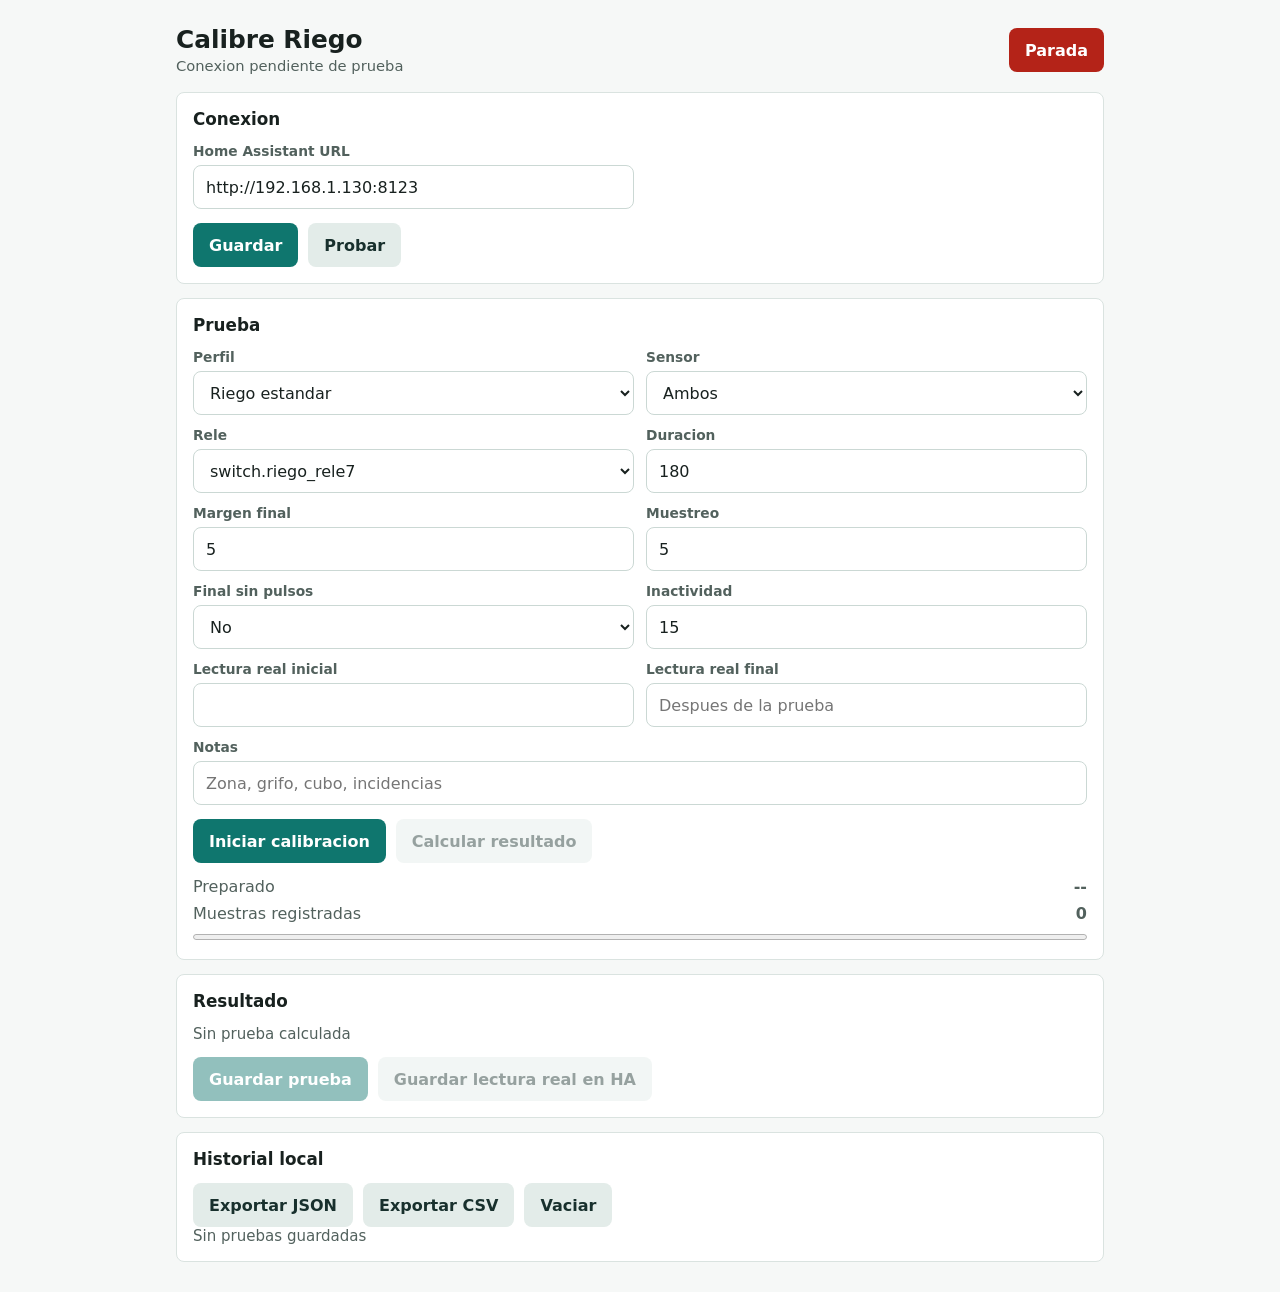
<file: index.html>
<!doctype html>
<html lang="es">
  <head>
    <meta charset="utf-8" />
    <meta name="viewport" content="width=device-width, initial-scale=1" />
    <meta name="theme-color" content="#0f766e" />
    <title>Calibre Riego</title>
    <link rel="manifest" href="manifest.webmanifest" />
    <link rel="stylesheet" href="styles.css" />
  </head>
  <body>
    <main class="app-shell">
      <header class="topbar">
        <div>
          <h1>Calibre Riego</h1>
          <p id="connectionStatus">Sin conexion configurada</p>
        </div>
        <button id="emergencyButton" class="danger-button" type="button">Parada</button>
      </header>

      <section class="panel">
        <h2>Conexion</h2>
        <div class="field-grid">
          <label>
            <span>Home Assistant URL</span>
            <input id="haUrl" type="url" value="http://192.168.1.130:8123" placeholder="http://192.168.1.130:8123" autocomplete="off" />
          </label>
          <input id="haToken" type="hidden" value="eyJhbGciOiJIUzI1NiIsInR5cCI6IkpXVCJ9.eyJpc3MiOiI2NTQ4ODRjMTIxMjI0ZjE5YTI4MWY0NWM0YTI3OWU0NyIsImlhdCI6MTc4MDg2NDg0MiwiZXhwIjoyMDk2MjI0ODQyfQ.cBxwu4x2g92fAyxsh-75hJBGmm8g95RyTPFKoEeZpkY" />
        </div>
        <div class="button-row">
          <button id="saveConfigButton" type="button">Guardar</button>
          <button id="testConnectionButton" type="button" class="secondary-button">Probar</button>
        </div>
      </section>

      <section class="panel">
        <h2>Prueba</h2>
        <div class="field-grid">
          <label>
            <span>Perfil</span>
            <select id="flowProfile">
              <option value="drip">Goteros bajo caudal</option>
              <option value="standard" selected>Riego estandar</option>
              <option value="frequentSink">Fregadero 5-7 L</option>
              <option value="cistern">Cisterna 5-7 L</option>
              <option value="washer">Lavadora caudal medio</option>
              <option value="spray">Difusores alto caudal</option>
              <option value="custom">Manual</option>
            </select>
          </label>
          <label>
            <span>Sensor</span>
            <select id="sensorMode">
              <option value="both">Ambos</option>
              <option value="caudalimetro">Caudalimetro</option>
              <option value="pulsometro">Pulsometro</option>
            </select>
          </label>
          <label>
            <span>Rele</span>
            <select id="relaySelect"></select>
          </label>
          <label>
            <span>Duracion</span>
            <input id="durationSeconds" type="number" min="1" max="1800" step="1" value="60" inputmode="numeric" />
          </label>
          <label>
            <span>Margen final</span>
            <input id="settleSeconds" type="number" min="0" max="30" step="1" value="3" inputmode="numeric" />
          </label>
          <label>
            <span>Muestreo</span>
            <input id="sampleIntervalSeconds" type="number" min="1" max="60" step="1" value="5" inputmode="numeric" />
          </label>
          <label>
            <span>Final sin pulsos</span>
            <select id="autoStopMode">
              <option value="off">No</option>
              <option value="on">Si</option>
            </select>
          </label>
          <label>
            <span>Inactividad</span>
            <input id="idleStopSeconds" type="number" min="2" max="120" step="1" value="10" inputmode="numeric" />
          </label>
          <label>
            <span>Lectura real inicial</span>
            <input id="realInitial" type="number" step="0.001" inputmode="decimal" />
          </label>
          <label>
            <span>Lectura real final</span>
            <input id="realFinal" type="number" step="0.001" inputmode="decimal" placeholder="Despues de la prueba" />
          </label>
          <label class="full-span">
            <span>Notas</span>
            <input id="trialNotes" type="text" placeholder="Zona, grifo, cubo, incidencias" autocomplete="off" />
          </label>
        </div>
        <div class="button-row">
          <button id="startButton" type="button">Iniciar calibracion</button>
          <button id="finishManualButton" type="button" class="secondary-button" disabled>Calcular resultado</button>
        </div>
        <div class="progress-box" aria-live="polite">
          <div class="progress-line">
            <span id="runStatus">Preparado</span>
            <strong id="countdown">--</strong>
          </div>
          <div class="progress-line">
            <span>Muestras registradas</span>
            <strong id="sampleCount">0</strong>
          </div>
          <progress id="progressBar" value="0" max="100"></progress>
        </div>
      </section>

      <section class="panel">
        <h2>Resultado</h2>
        <div id="resultList" class="result-list empty">Sin prueba calculada</div>
        <div class="button-row">
          <button id="saveTrialButton" type="button" disabled>Guardar prueba</button>
          <button id="saveRealReadingsButton" type="button" class="secondary-button" disabled>Guardar lectura real en HA</button>
        </div>
      </section>

      <section class="panel">
        <h2>Historial local</h2>
        <div class="button-row">
          <button id="exportHistoryButton" type="button" class="secondary-button">Exportar JSON</button>
          <button id="exportCsvButton" type="button" class="secondary-button">Exportar CSV</button>
          <button id="clearHistoryButton" type="button" class="secondary-button">Vaciar</button>
        </div>
        <div id="historyList" class="history-list empty">Sin pruebas guardadas</div>
      </section>
    </main>

    <script src="app.js"></script>
  </body>
</html>
</file>
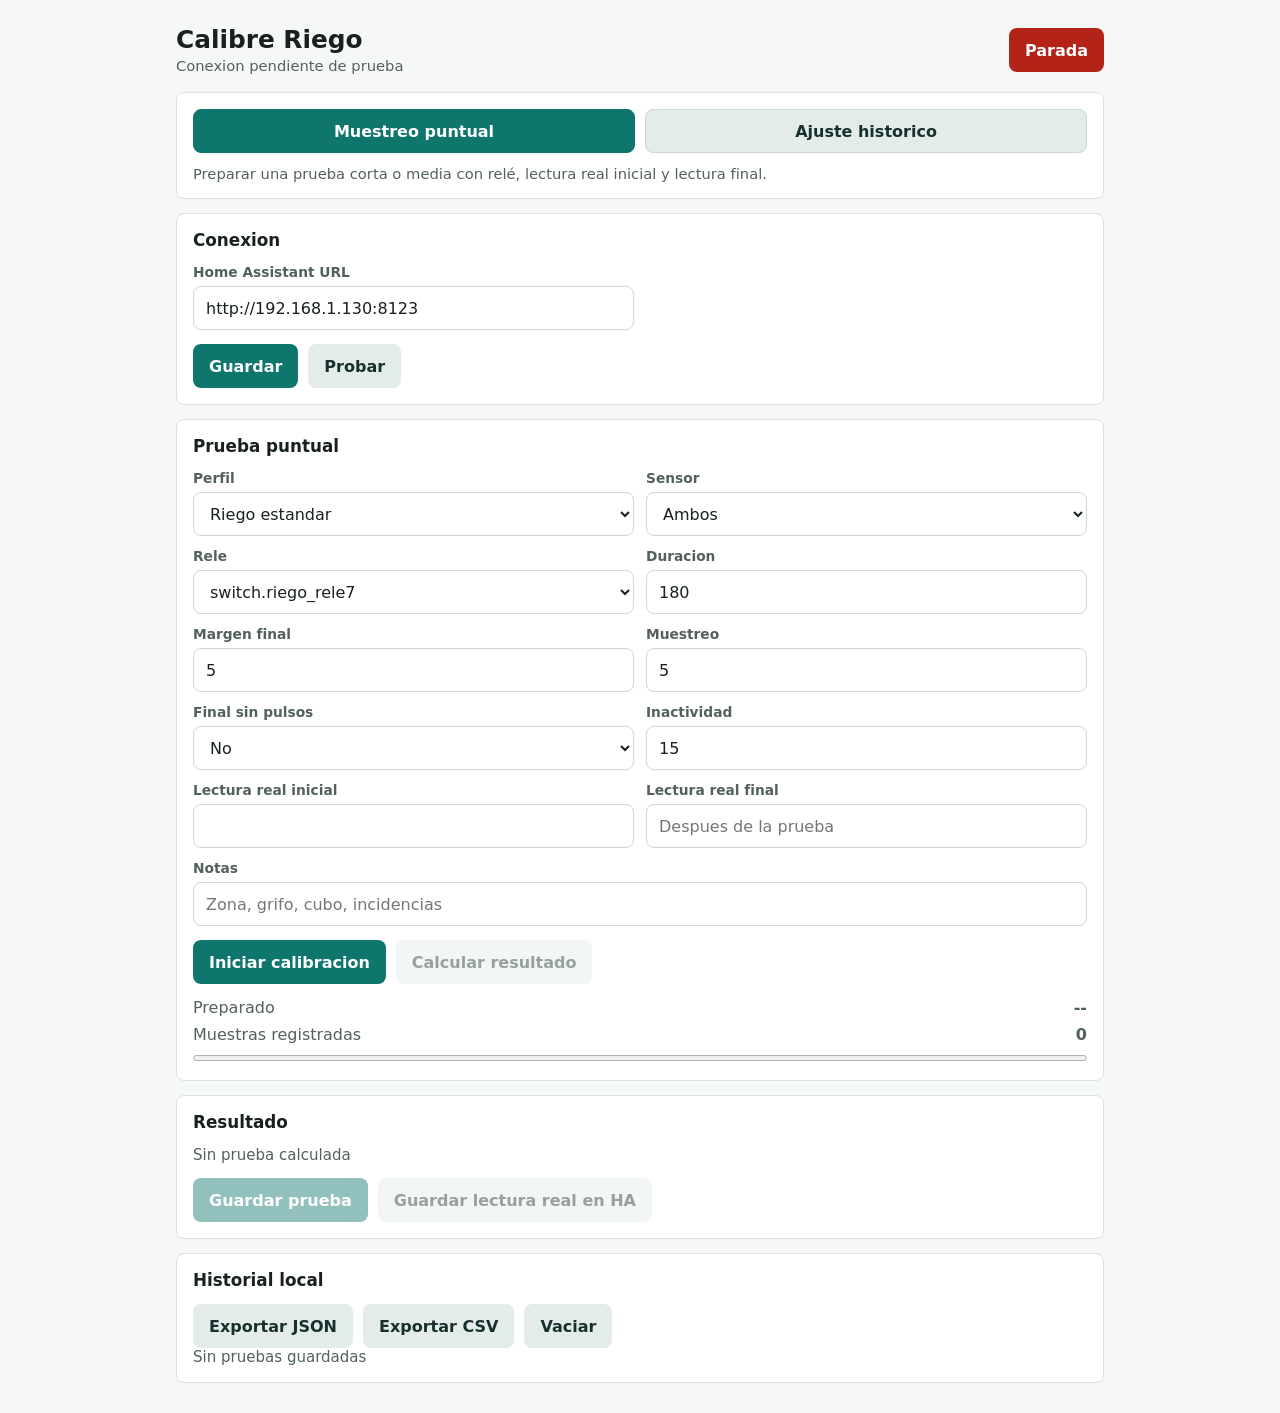
<file: qcaliper/index.html>
<!doctype html>
<html lang="es">
  <head>
    <meta charset="utf-8" />
    <meta name="viewport" content="width=device-width, initial-scale=1" />
    <meta name="theme-color" content="#0f766e" />
    <title>Calibre Riego</title>
    <link rel="manifest" href="manifest.webmanifest" />
    <link rel="stylesheet" href="styles.css" />
  </head>
  <body>
    <main class="app-shell">
      <header class="topbar">
        <div>
          <h1>Calibre Riego</h1>
          <p id="connectionStatus">Sin conexion configurada</p>
        </div>
        <button id="emergencyButton" class="danger-button" type="button">Parada</button>
      </header>

      <section class="panel mode-panel">
        <div class="mode-switch" role="tablist" aria-label="Modo de calibracion">
          <button id="modeSampleButton" type="button" class="mode-button active" aria-pressed="true">Muestreo puntual</button>
          <button id="modeHistoryButton" type="button" class="mode-button" aria-pressed="false">Ajuste historico</button>
        </div>
        <p class="mode-help" id="modeHelp">Preparar una prueba corta o media con relé, lectura real inicial y lectura final.</p>
      </section>

      <section class="panel" id="connectionPanel">
        <h2>Conexion</h2>
        <div class="field-grid">
          <label>
            <span>Home Assistant URL</span>
            <input id="haUrl" type="url" value="http://192.168.1.130:8123" placeholder="http://192.168.1.130:8123" autocomplete="off" />
          </label>
          <input id="haToken" type="hidden" value="eyJhbGciOiJIUzI1NiIsInR5cCI6IkpXVCJ9.eyJpc3MiOiI2NTQ4ODRjMTIxMjI0ZjE5YTI4MWY0NWM0YTI3OWU0NyIsImlhdCI6MTc4MDg2NDg0MiwiZXhwIjoyMDk2MjI0ODQyfQ.cBxwu4x2g92fAyxsh-75hJBGmm8g95RyTPFKoEeZpkY" />
        </div>
        <div class="button-row">
          <button id="saveConfigButton" type="button">Guardar</button>
          <button id="testConnectionButton" type="button" class="secondary-button">Probar</button>
        </div>
      </section>

      <section class="panel" id="sampleModePanel">
        <h2>Prueba puntual</h2>
        <div class="field-grid">
          <label>
            <span>Perfil</span>
            <select id="flowProfile">
              <option value="drip">Goteros bajo caudal</option>
              <option value="standard" selected>Riego estandar</option>
              <option value="frequentSink">Fregadero 5-7 L</option>
              <option value="cistern">Cisterna 5-7 L</option>
              <option value="washer">Lavadora caudal medio</option>
              <option value="spray">Difusores alto caudal</option>
              <option value="custom">Manual</option>
            </select>
          </label>
          <label>
            <span>Sensor</span>
            <select id="sensorMode">
              <option value="both">Ambos</option>
              <option value="caudalimetro">Caudalimetro</option>
              <option value="pulsometro">Pulsometro</option>
            </select>
          </label>
          <label>
            <span>Rele</span>
            <select id="relaySelect"></select>
          </label>
          <label>
            <span>Duracion</span>
            <input id="durationSeconds" type="number" min="1" max="1800" step="1" value="60" inputmode="numeric" />
          </label>
          <label>
            <span>Margen final</span>
            <input id="settleSeconds" type="number" min="0" max="30" step="1" value="3" inputmode="numeric" />
          </label>
          <label>
            <span>Muestreo</span>
            <input id="sampleIntervalSeconds" type="number" min="1" max="60" step="1" value="5" inputmode="numeric" />
          </label>
          <label>
            <span>Final sin pulsos</span>
            <select id="autoStopMode">
              <option value="off">No</option>
              <option value="on">Si</option>
            </select>
          </label>
          <label>
            <span>Inactividad</span>
            <input id="idleStopSeconds" type="number" min="2" max="120" step="1" value="10" inputmode="numeric" />
          </label>
          <label>
            <span>Lectura real inicial</span>
            <input id="realInitial" type="number" step="0.001" inputmode="decimal" />
          </label>
          <label>
            <span>Lectura real final</span>
            <input id="realFinal" type="number" step="0.001" inputmode="decimal" placeholder="Despues de la prueba" />
          </label>
          <label class="full-span">
            <span>Notas</span>
            <input id="trialNotes" type="text" placeholder="Zona, grifo, cubo, incidencias" autocomplete="off" />
          </label>
        </div>
        <div class="button-row">
          <button id="startButton" type="button">Iniciar calibracion</button>
          <button id="finishManualButton" type="button" class="secondary-button" disabled>Calcular resultado</button>
        </div>
        <div class="progress-box" aria-live="polite">
          <div class="progress-line">
            <span id="runStatus">Preparado</span>
            <strong id="countdown">--</strong>
          </div>
          <div class="progress-line">
            <span>Muestras registradas</span>
            <strong id="sampleCount">0</strong>
          </div>
          <progress id="progressBar" value="0" max="100"></progress>
        </div>
      </section>

      <section class="panel hidden" id="historyModePanel">
        <h2>Ajuste historico</h2>
        <div class="field-grid">
          <label>
            <span>Sensor</span>
            <select id="historySensorMode">
              <option value="caudalimetro">Caudalimetro</option>
              <option value="pulsometro">Pulsometro</option>
              <option value="both">Ambos</option>
            </select>
          </label>
          <label>
            <span>Fecha inicio</span>
            <input id="historyFrom" type="datetime-local" />
          </label>
          <label>
            <span>Fecha fin</span>
            <input id="historyTo" type="datetime-local" />
          </label>
          <label>
            <span>Lectura real inicial</span>
            <input id="historyRealInitial" type="number" step="0.001" inputmode="decimal" />
          </label>
          <label>
            <span>Lectura real final</span>
            <input id="historyRealFinal" type="number" step="0.001" inputmode="decimal" />
          </label>
          <label class="full-span">
            <span>Notas</span>
            <input id="historyNotes" type="text" placeholder="Zona, periodo, observaciones" autocomplete="off" />
          </label>
        </div>
        <div class="button-row">
          <button id="historyAnalyzeButton" type="button">Calcular ajuste historico</button>
          <button id="historyLoadButton" type="button" class="secondary-button">Cargar pruebas guardadas</button>
          <button id="historySaveButton" type="button">Guardar historico</button>
        </div>
        <div id="historySummary" class="history-summary empty">Sin analisis historico</div>
      </section>

      <section class="panel" id="resultPanel">
        <h2>Resultado</h2>
        <div id="resultList" class="result-list empty">Sin prueba calculada</div>
        <div class="button-row">
          <button id="saveTrialButton" type="button" disabled>Guardar prueba</button>
          <button id="saveRealReadingsButton" type="button" class="secondary-button" disabled>Guardar lectura real en HA</button>
        </div>
      </section>

      <section class="panel">
        <h2>Historial local</h2>
        <div class="button-row">
          <button id="exportHistoryButton" type="button" class="secondary-button">Exportar JSON</button>
          <button id="exportCsvButton" type="button" class="secondary-button">Exportar CSV</button>
          <button id="clearHistoryButton" type="button" class="secondary-button">Vaciar</button>
        </div>
        <div id="historyList" class="history-list empty">Sin pruebas guardadas</div>
      </section>
    </main>

    <script src="app.js"></script>
  </body>
</html>
</file>
<file: styles.css>
:root {
  color-scheme: light;
  font-family: Inter, ui-sans-serif, system-ui, -apple-system, BlinkMacSystemFont, "Segoe UI", sans-serif;
  background: #f6f8f7;
  color: #18211f;
}

* {
  box-sizing: border-box;
}

body {
  margin: 0;
  min-width: 320px;
  background: #f6f8f7;
}

button,
input,
select {
  font: inherit;
}

button {
  min-height: 44px;
  border: 0;
  border-radius: 8px;
  padding: 0 16px;
  background: #0f766e;
  color: #fff;
  font-weight: 700;
}

button:disabled {
  cursor: not-allowed;
  opacity: 0.45;
}

.secondary-button {
  background: #e3ece9;
  color: #18302d;
}

.danger-button {
  background: #b42318;
  min-width: 92px;
}

.app-shell {
  width: min(960px, 100%);
  margin: 0 auto;
  padding: 16px;
}

.topbar {
  display: flex;
  align-items: center;
  justify-content: space-between;
  gap: 12px;
  padding: 10px 0 18px;
}

.topbar h1 {
  margin: 0;
  font-size: 1.55rem;
  line-height: 1.1;
}

.topbar p {
  margin: 4px 0 0;
  color: #52615d;
  font-size: 0.92rem;
}

.panel {
  margin: 0 0 14px;
  padding: 16px;
  border: 1px solid #dae3e0;
  border-radius: 8px;
  background: #fff;
}

.panel h2 {
  margin: 0 0 14px;
  font-size: 1.05rem;
}

.field-grid {
  display: grid;
  grid-template-columns: repeat(2, minmax(0, 1fr));
  gap: 12px;
}

label {
  display: grid;
  gap: 6px;
}

label span {
  color: #52615d;
  font-size: 0.86rem;
  font-weight: 700;
}

input,
select {
  width: 100%;
  min-height: 44px;
  border: 1px solid #cbd8d4;
  border-radius: 8px;
  padding: 0 12px;
  background: #fff;
  color: #18211f;
}

.button-row {
  display: flex;
  flex-wrap: wrap;
  gap: 10px;
  margin-top: 14px;
}

.progress-box {
  margin-top: 14px;
  display: grid;
  gap: 8px;
}

.progress-line {
  display: flex;
  justify-content: space-between;
  gap: 12px;
  color: #52615d;
}

progress {
  width: 100%;
  height: 12px;
  accent-color: #0f766e;
}

.result-list,
.history-list {
  display: grid;
  gap: 10px;
}

.empty {
  color: #52615d;
  font-size: 0.94rem;
}

.result-card,
.history-card {
  border: 1px solid #d8e2df;
  border-radius: 8px;
  padding: 12px;
  background: #fbfdfc;
}

.result-card h3,
.history-card h3 {
  margin: 0 0 10px;
  font-size: 1rem;
}

.metric-grid {
  display: grid;
  grid-template-columns: repeat(2, minmax(0, 1fr));
  gap: 8px;
}

.metric {
  min-height: 64px;
  border-radius: 8px;
  background: #eef5f2;
  padding: 10px;
}

.metric span {
  display: block;
  color: #52615d;
  font-size: 0.78rem;
  font-weight: 700;
}

.metric strong {
  display: block;
  margin-top: 4px;
  overflow-wrap: anywhere;
}

.error {
  color: #b42318;
}

.ok {
  color: #0f766e;
}

@media (max-width: 680px) {
  .app-shell {
    padding: 12px;
  }

  .field-grid,
  .metric-grid {
    grid-template-columns: 1fr;
  }

  .topbar {
    align-items: flex-start;
  }

  .topbar h1 {
    font-size: 1.35rem;
  }
}

.full-span {
  grid-column: 1 / -1;
}

.monitor-grid {
  display: grid;
  grid-template-columns: repeat(2, minmax(0, 1fr));
  gap: 12px;
}

.monitor-card {
  border: 1px solid #d8e2df;
  border-radius: 8px;
  padding: 14px;
  background: #eef5f2;
}

.monitor-card span,
.monitor-card small {
  display: block;
  color: #52615d;
  font-weight: 700;
}

.monitor-card strong {
  display: block;
  margin: 8px 0;
  font-size: 2rem;
  line-height: 1.1;
  overflow-wrap: anywhere;
}

@media (max-width: 680px) {
  .monitor-grid {
    grid-template-columns: 1fr;
  }
}

.warning {
  color: #a15c00;
  font-weight: 700;
}
</file>
<file: qcaliper/styles.css>
:root {
  color-scheme: light;
  font-family: Inter, ui-sans-serif, system-ui, -apple-system, BlinkMacSystemFont, "Segoe UI", sans-serif;
  background: #f6f8f7;
  color: #18211f;
}

.hidden {
  display: none !important;
}

.mode-panel {
  padding-bottom: 12px;
}

.mode-switch {
  display: grid;
  grid-template-columns: repeat(2, minmax(0, 1fr));
  gap: 10px;
}

.mode-button {
  background: #e3ece9;
  color: #18302d;
  border: 1px solid #cbd8d4;
}

.mode-button.active {
  background: #0f766e;
  color: #fff;
  border-color: #0f766e;
}

.mode-help {
  margin: 12px 0 0;
  color: #52615d;
  font-size: 0.92rem;
}

.history-summary {
  margin-top: 12px;
  white-space: pre-wrap;
  color: #18302d;
  font-size: 0.95rem;
  line-height: 1.5;
}

* {
  box-sizing: border-box;
}

body {
  margin: 0;
  min-width: 320px;
  background: #f6f8f7;
}

button,
input,
select {
  font: inherit;
}

button {
  min-height: 44px;
  border: 0;
  border-radius: 8px;
  padding: 0 16px;
  background: #0f766e;
  color: #fff;
  font-weight: 700;
}

button:disabled {
  cursor: not-allowed;
  opacity: 0.45;
}

.secondary-button {
  background: #e3ece9;
  color: #18302d;
}

.danger-button {
  background: #b42318;
  min-width: 92px;
}

.app-shell {
  width: min(960px, 100%);
  margin: 0 auto;
  padding: 16px;
}

.topbar {
  display: flex;
  align-items: center;
  justify-content: space-between;
  gap: 12px;
  padding: 10px 0 18px;
}

.topbar h1 {
  margin: 0;
  font-size: 1.55rem;
  line-height: 1.1;
}

.topbar p {
  margin: 4px 0 0;
  color: #52615d;
  font-size: 0.92rem;
}

.panel {
  margin: 0 0 14px;
  padding: 16px;
  border: 1px solid #dae3e0;
  border-radius: 8px;
  background: #fff;
}

.panel h2 {
  margin: 0 0 14px;
  font-size: 1.05rem;
}

.field-grid {
  display: grid;
  grid-template-columns: repeat(2, minmax(0, 1fr));
  gap: 12px;
}

label {
  display: grid;
  gap: 6px;
}

label span {
  color: #52615d;
  font-size: 0.86rem;
  font-weight: 700;
}

input,
select {
  width: 100%;
  min-height: 44px;
  border: 1px solid #cbd8d4;
  border-radius: 8px;
  padding: 0 12px;
  background: #fff;
  color: #18211f;
}

.button-row {
  display: flex;
  flex-wrap: wrap;
  gap: 10px;
  margin-top: 14px;
}

.progress-box {
  margin-top: 14px;
  display: grid;
  gap: 8px;
}

.progress-line {
  display: flex;
  justify-content: space-between;
  gap: 12px;
  color: #52615d;
}

progress {
  width: 100%;
  height: 12px;
  accent-color: #0f766e;
}

.result-list,
.history-list {
  display: grid;
  gap: 10px;
}

.empty {
  color: #52615d;
  font-size: 0.94rem;
}

.result-card,
.history-card {
  border: 1px solid #d8e2df;
  border-radius: 8px;
  padding: 12px;
  background: #fbfdfc;
}

.result-card h3,
.history-card h3 {
  margin: 0 0 10px;
  font-size: 1rem;
}

.metric-grid {
  display: grid;
  grid-template-columns: repeat(2, minmax(0, 1fr));
  gap: 8px;
}

.metric {
  min-height: 64px;
  border-radius: 8px;
  background: #eef5f2;
  padding: 10px;
}

.metric span {
  display: block;
  color: #52615d;
  font-size: 0.78rem;
  font-weight: 700;
}

.metric strong {
  display: block;
  margin-top: 4px;
  overflow-wrap: anywhere;
}

.error {
  color: #b42318;
}

.ok {
  color: #0f766e;
}

@media (max-width: 680px) {
  .app-shell {
    padding: 12px;
  }

  .field-grid,
  .metric-grid {
    grid-template-columns: 1fr;
  }

  .topbar {
    align-items: flex-start;
  }

  .topbar h1 {
    font-size: 1.35rem;
  }
}

.full-span {
  grid-column: 1 / -1;
}

.monitor-grid {
  display: grid;
  grid-template-columns: repeat(2, minmax(0, 1fr));
  gap: 12px;
}

.monitor-card {
  border: 1px solid #d8e2df;
  border-radius: 8px;
  padding: 14px;
  background: #eef5f2;
}

.monitor-card span,
.monitor-card small {
  display: block;
  color: #52615d;
  font-weight: 700;
}

.monitor-card strong {
  display: block;
  margin: 8px 0;
  font-size: 2rem;
  line-height: 1.1;
  overflow-wrap: anywhere;
}

@media (max-width: 680px) {
  .monitor-grid {
    grid-template-columns: 1fr;
  }
}

.warning {
  color: #a15c00;
  font-weight: 700;
}
</file>
